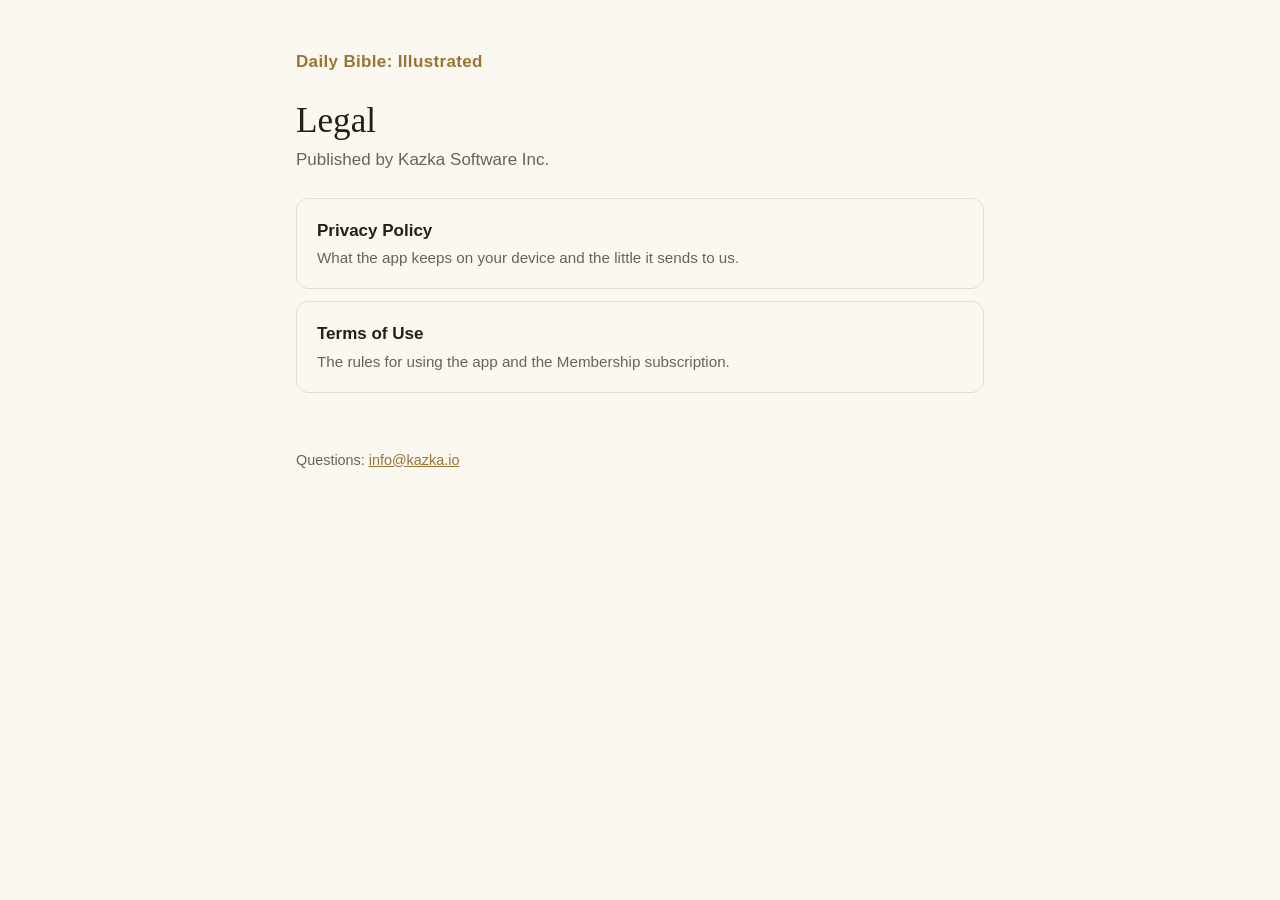
<file: index.html>
<!doctype html><html lang="en"><head><meta charset="utf-8"><meta name="viewport" content="width=device-width,initial-scale=1">
<title>Daily Bible: Illustrated · Legal</title><link rel="stylesheet" href="style.css"></head><body><main>
<header><a href="./">Daily Bible: Illustrated</a></header>
<h1>Legal</h1><p class="date">Published by Kazka Software Inc.</p>
<div class="cards">
<a href="privacy/"><strong>Privacy Policy</strong><span>What the app keeps on your device and the little it sends to us.</span></a>
<a href="terms/"><strong>Terms of Use</strong><span>The rules for using the app and the Membership subscription.</span></a>
</div>
<footer>Questions: <a href="mailto:info@kazka.io">info@kazka.io</a></footer>
</main></body></html>
</file>
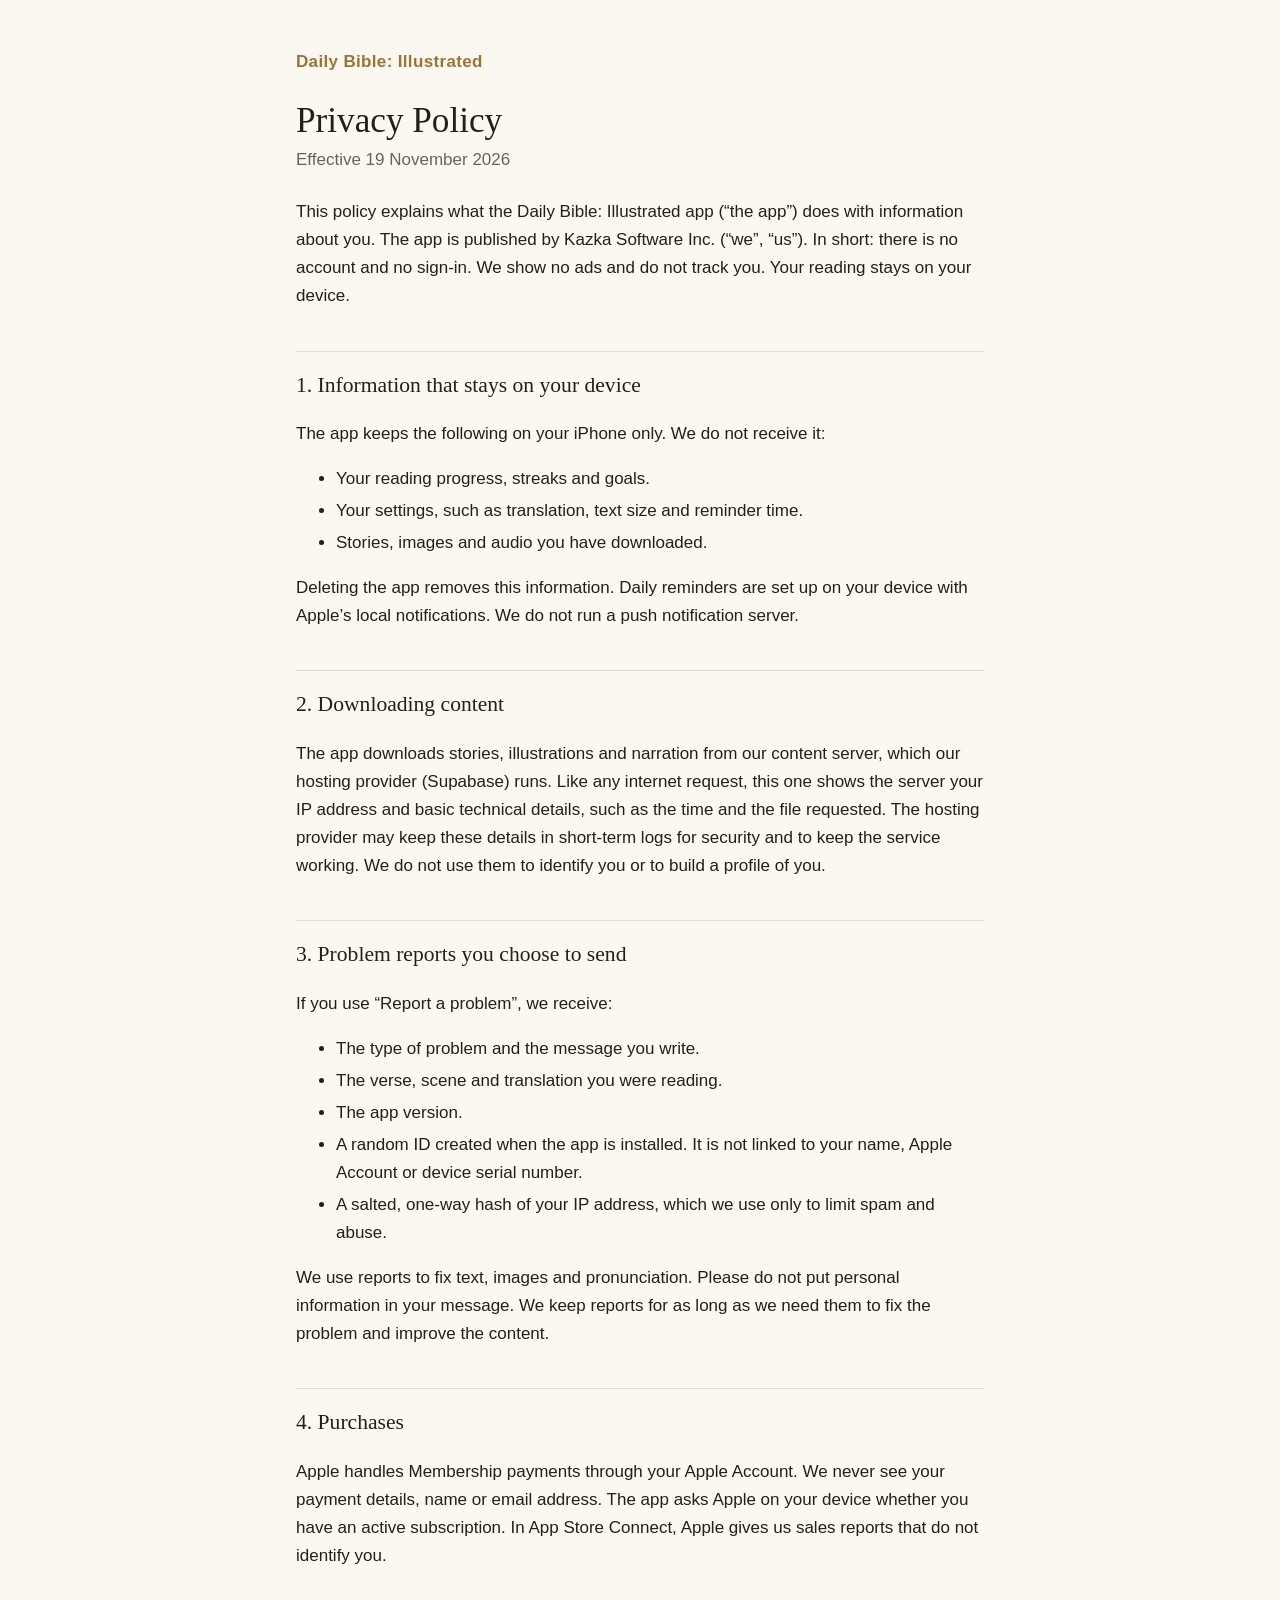
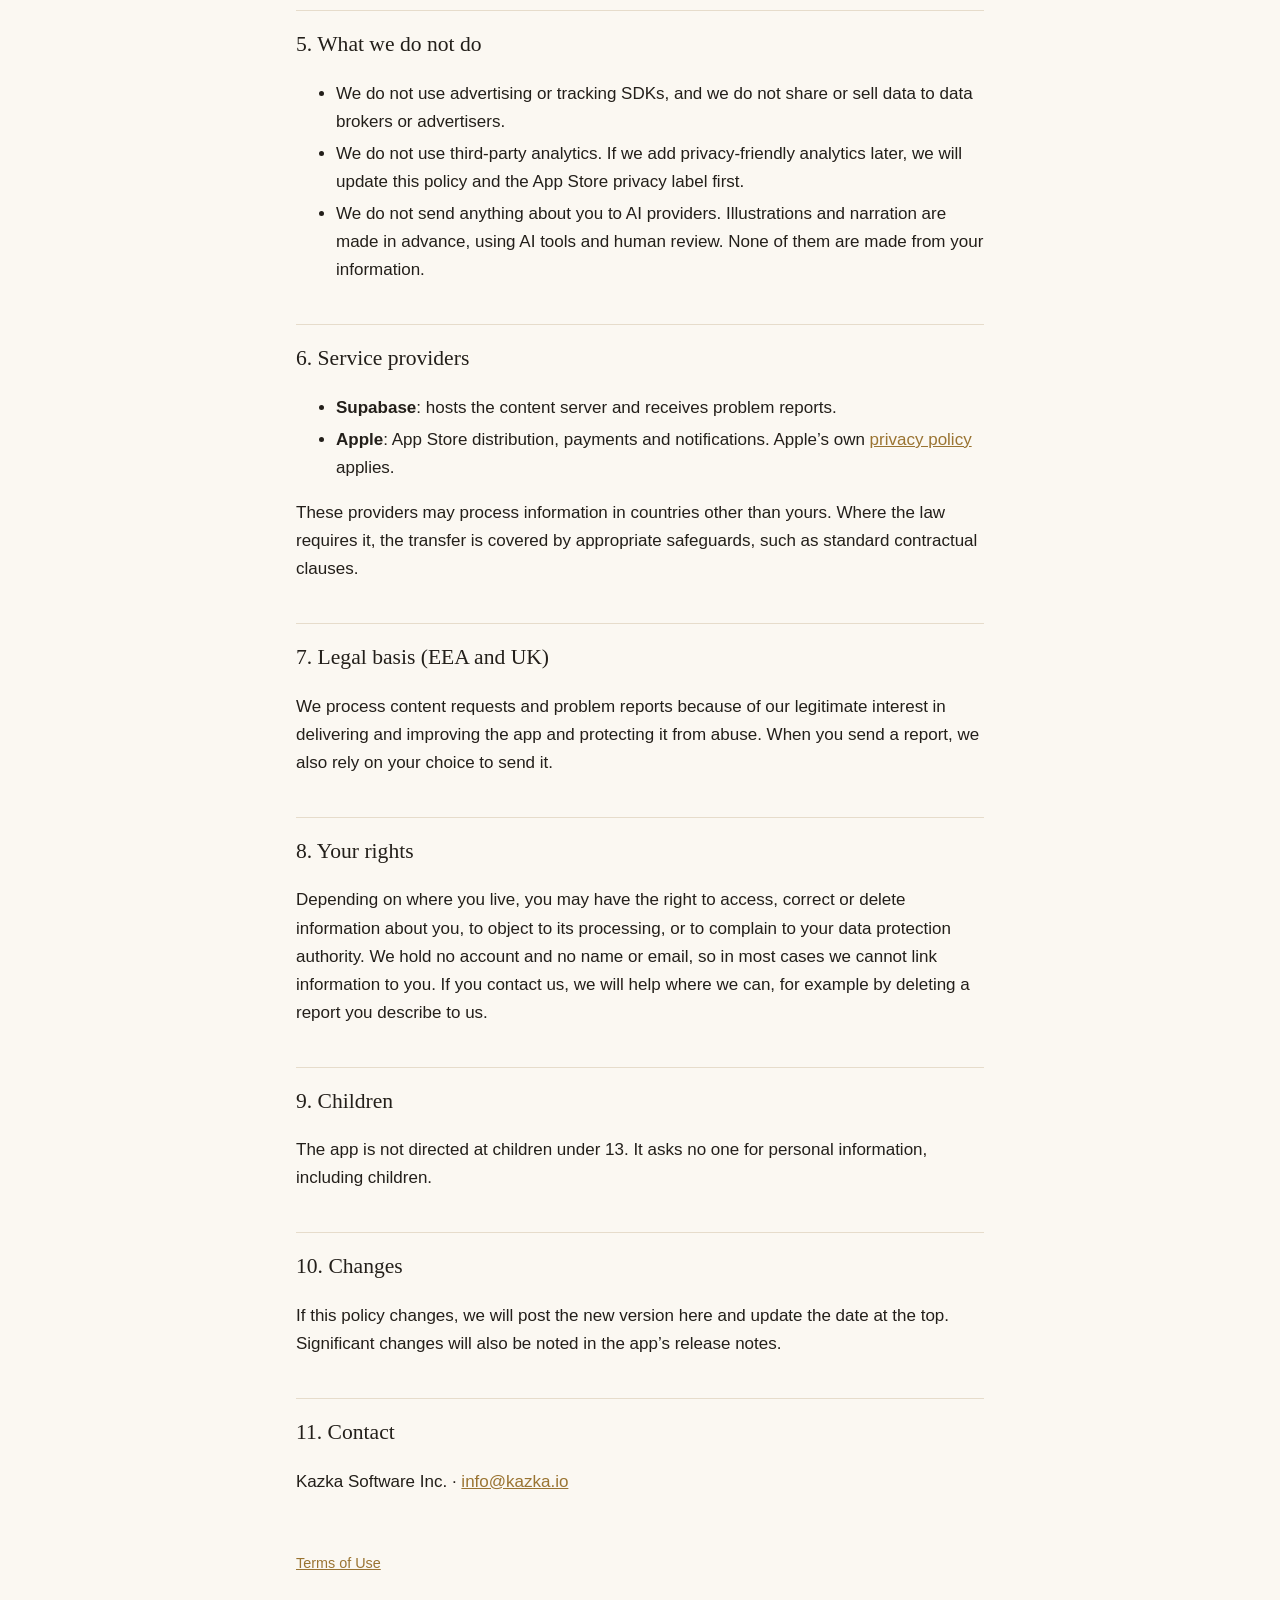
<file: privacy/index.html>
<!doctype html><html lang="en"><head><meta charset="utf-8"><meta name="viewport" content="width=device-width,initial-scale=1">
<title>Privacy Policy · Daily Bible</title><link rel="stylesheet" href="../style.css"></head><body><main>
<header><a href="../">Daily Bible: Illustrated</a></header>
<h1>Privacy Policy</h1>
<p class="date">Effective 19 November 2026</p>

<p>This policy explains what the Daily Bible: Illustrated app (“the app”) does with information about you. The app is published by Kazka Software Inc. (“we”, “us”). In short: there is no account and no sign-in. We show no ads and do not track you. Your reading stays on your device.</p>

<h2>1. Information that stays on your device</h2>
<p>The app keeps the following on your iPhone only. We do not receive it:</p>
<ul>
<li>Your reading progress, streaks and goals.</li>
<li>Your settings, such as translation, text size and reminder time.</li>
<li>Stories, images and audio you have downloaded.</li>
</ul>
<p>Deleting the app removes this information. Daily reminders are set up on your device with Apple’s local notifications. We do not run a push notification server.</p>

<h2>2. Downloading content</h2>
<p>The app downloads stories, illustrations and narration from our content server, which our hosting provider (Supabase) runs. Like any internet request, this one shows the server your IP address and basic technical details, such as the time and the file requested. The hosting provider may keep these details in short-term logs for security and to keep the service working. We do not use them to identify you or to build a profile of you.</p>

<h2>3. Problem reports you choose to send</h2>
<p>If you use “Report a problem”, we receive:</p>
<ul>
<li>The type of problem and the message you write.</li>
<li>The verse, scene and translation you were reading.</li>
<li>The app version.</li>
<li>A random ID created when the app is installed. It is not linked to your name, Apple Account or device serial number.</li>
<li>A salted, one-way hash of your IP address, which we use only to limit spam and abuse.</li>
</ul>
<p>We use reports to fix text, images and pronunciation. Please do not put personal information in your message. We keep reports for as long as we need them to fix the problem and improve the content.</p>

<h2>4. Purchases</h2>
<p>Apple handles Membership payments through your Apple Account. We never see your payment details, name or email address. The app asks Apple on your device whether you have an active subscription. In App Store Connect, Apple gives us sales reports that do not identify you.</p>

<h2>5. What we do not do</h2>
<ul>
<li>We do not use advertising or tracking SDKs, and we do not share or sell data to data brokers or advertisers.</li>
<li>We do not use third-party analytics. If we add privacy-friendly analytics later, we will update this policy and the App Store privacy label first.</li>
<li>We do not send anything about you to AI providers. Illustrations and narration are made in advance, using AI tools and human review. None of them are made from your information.</li>
</ul>

<h2>6. Service providers</h2>
<ul>
<li><strong>Supabase</strong>: hosts the content server and receives problem reports.</li>
<li><strong>Apple</strong>: App Store distribution, payments and notifications. Apple’s own <a href="https://www.apple.com/legal/privacy/">privacy policy</a> applies.</li>
</ul>
<p>These providers may process information in countries other than yours. Where the law requires it, the transfer is covered by appropriate safeguards, such as standard contractual clauses.</p>

<h2>7. Legal basis (EEA and UK)</h2>
<p>We process content requests and problem reports because of our legitimate interest in delivering and improving the app and protecting it from abuse. When you send a report, we also rely on your choice to send it.</p>

<h2>8. Your rights</h2>
<p>Depending on where you live, you may have the right to access, correct or delete information about you, to object to its processing, or to complain to your data protection authority. We hold no account and no name or email, so in most cases we cannot link information to you. If you contact us, we will help where we can, for example by deleting a report you describe to us.</p>

<h2>9. Children</h2>
<p>The app is not directed at children under 13. It asks no one for personal information, including children.</p>

<h2>10. Changes</h2>
<p>If this policy changes, we will post the new version here and update the date at the top. Significant changes will also be noted in the app’s release notes.</p>

<h2>11. Contact</h2>
<p>Kazka Software Inc. · <a href="mailto:info@kazka.io">info@kazka.io</a></p>

<footer><a href="../terms/">Terms of Use</a></footer>
</main></body></html>
</file>
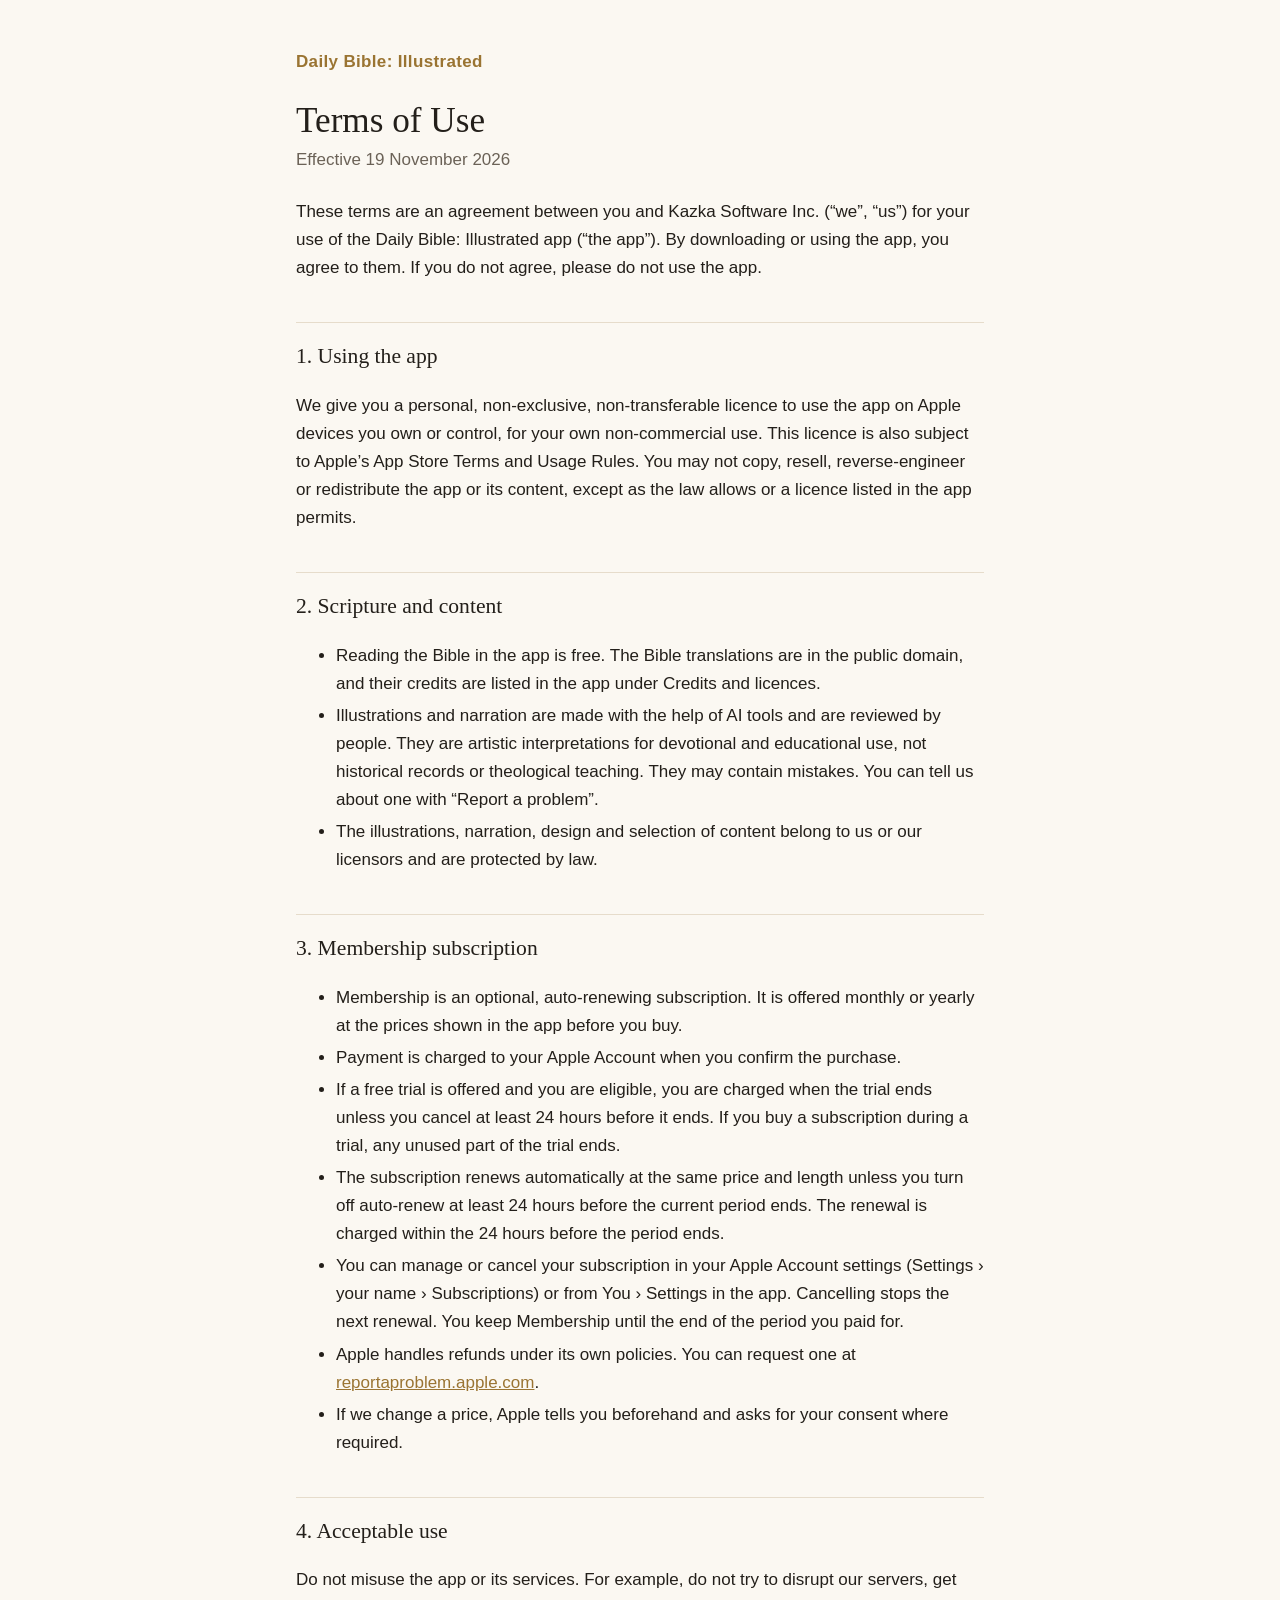
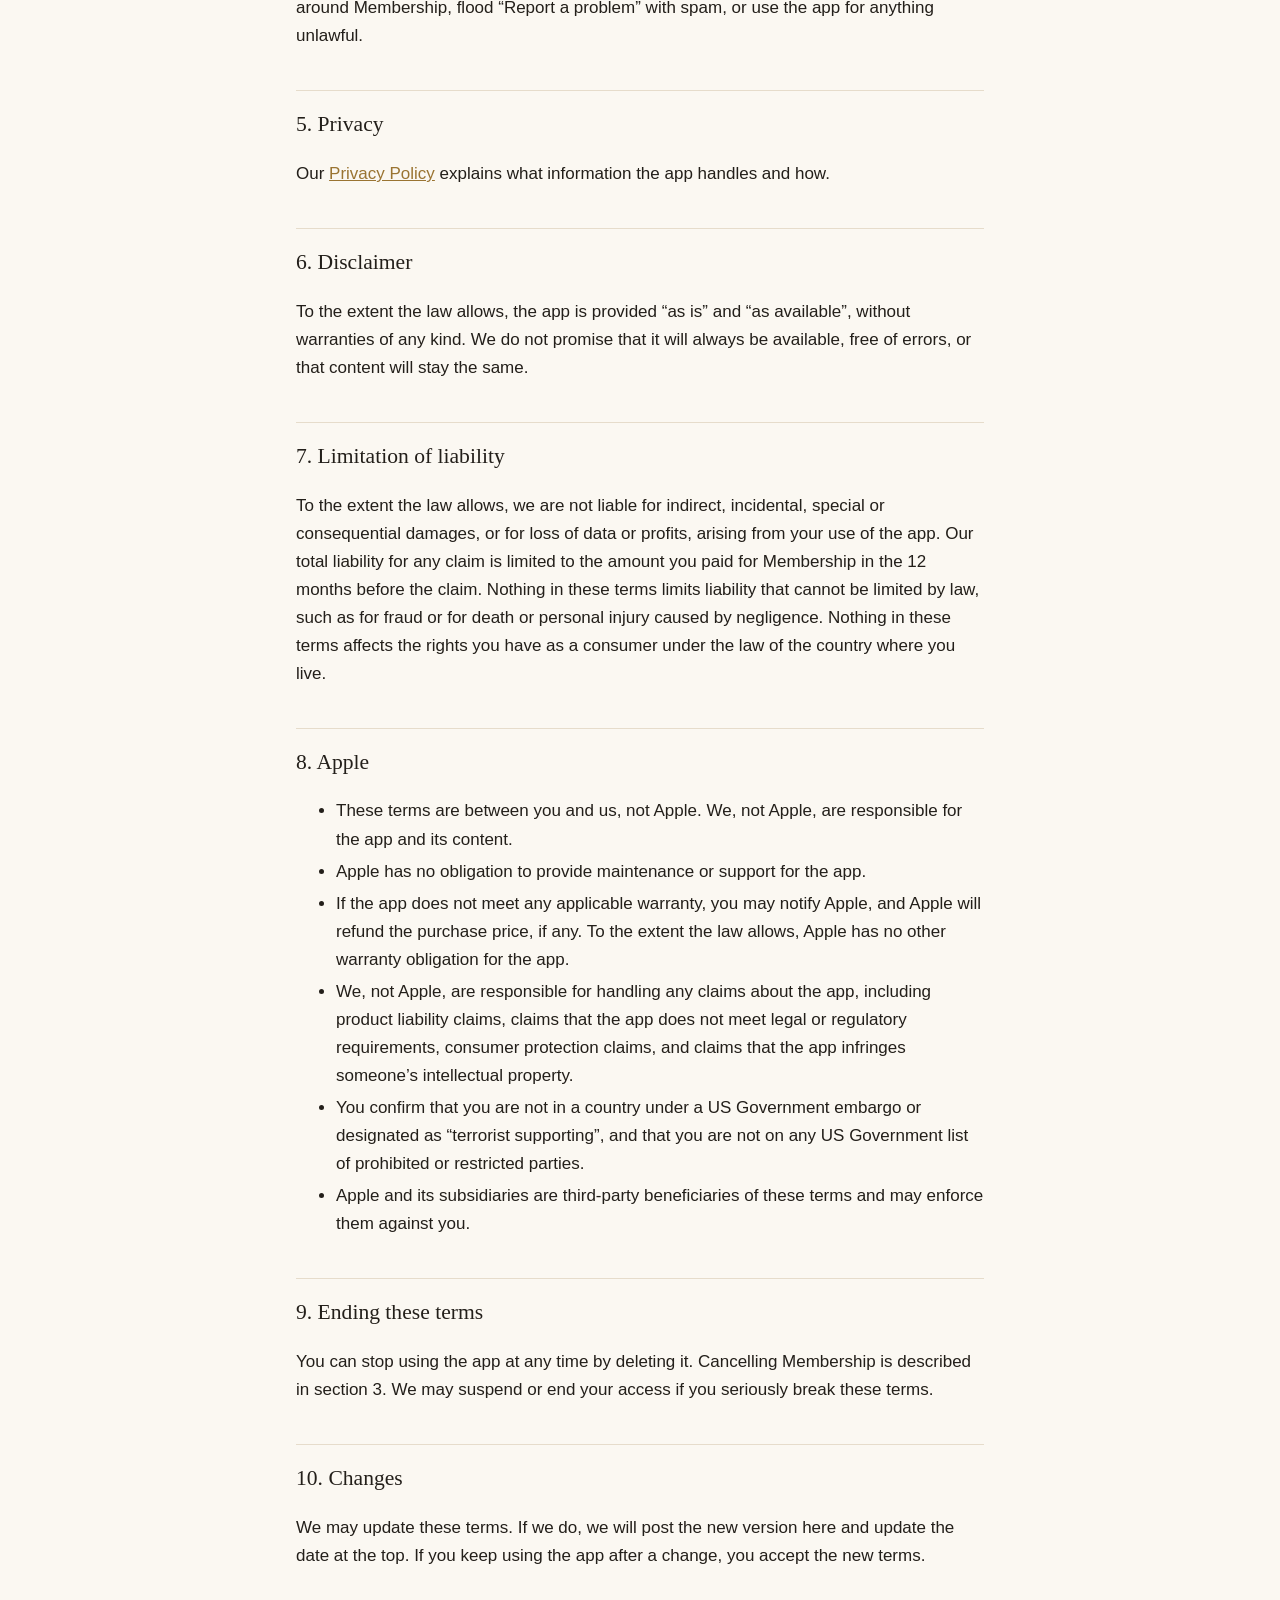
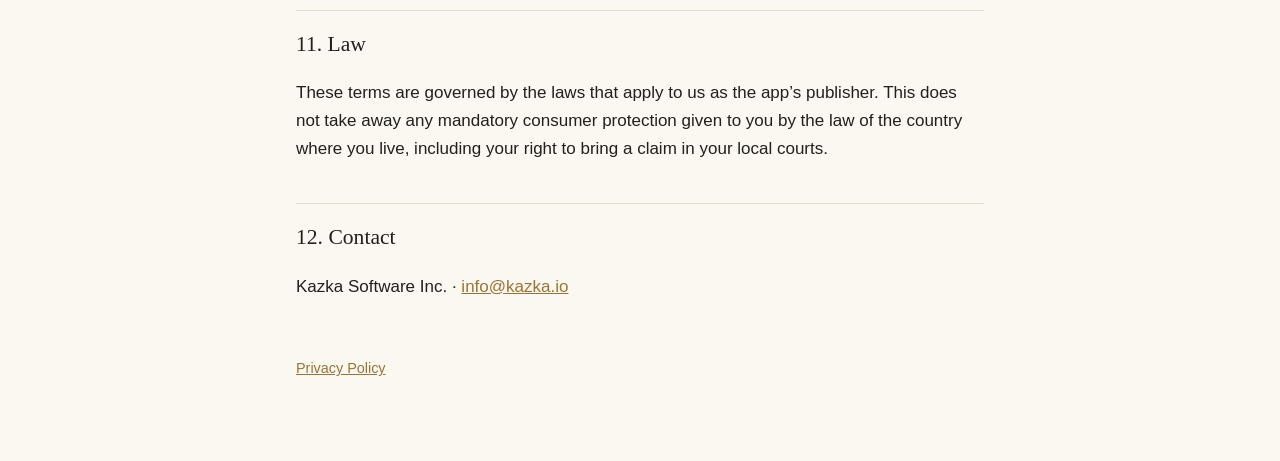
<file: terms/index.html>
<!doctype html><html lang="en"><head><meta charset="utf-8"><meta name="viewport" content="width=device-width,initial-scale=1">
<title>Terms of Use · Daily Bible</title><link rel="stylesheet" href="../style.css"></head><body><main>
<header><a href="../">Daily Bible: Illustrated</a></header>
<h1>Terms of Use</h1>
<p class="date">Effective 19 November 2026</p>

<p>These terms are an agreement between you and Kazka Software Inc. (“we”, “us”) for your use of the Daily Bible: Illustrated app (“the app”). By downloading or using the app, you agree to them. If you do not agree, please do not use the app.</p>

<h2>1. Using the app</h2>
<p>We give you a personal, non-exclusive, non-transferable licence to use the app on Apple devices you own or control, for your own non-commercial use. This licence is also subject to Apple’s App Store Terms and Usage Rules. You may not copy, resell, reverse-engineer or redistribute the app or its content, except as the law allows or a licence listed in the app permits.</p>

<h2>2. Scripture and content</h2>
<ul>
<li>Reading the Bible in the app is free. The Bible translations are in the public domain, and their credits are listed in the app under Credits and licences.</li>
<li>Illustrations and narration are made with the help of AI tools and are reviewed by people. They are artistic interpretations for devotional and educational use, not historical records or theological teaching. They may contain mistakes. You can tell us about one with “Report a problem”.</li>
<li>The illustrations, narration, design and selection of content belong to us or our licensors and are protected by law.</li>
</ul>

<h2>3. Membership subscription</h2>
<ul>
<li>Membership is an optional, auto-renewing subscription. It is offered monthly or yearly at the prices shown in the app before you buy.</li>
<li>Payment is charged to your Apple Account when you confirm the purchase.</li>
<li>If a free trial is offered and you are eligible, you are charged when the trial ends unless you cancel at least 24 hours before it ends. If you buy a subscription during a trial, any unused part of the trial ends.</li>
<li>The subscription renews automatically at the same price and length unless you turn off auto-renew at least 24 hours before the current period ends. The renewal is charged within the 24 hours before the period ends.</li>
<li>You can manage or cancel your subscription in your Apple Account settings (Settings › your name › Subscriptions) or from You › Settings in the app. Cancelling stops the next renewal. You keep Membership until the end of the period you paid for.</li>
<li>Apple handles refunds under its own policies. You can request one at <a href="https://reportaproblem.apple.com">reportaproblem.apple.com</a>.</li>
<li>If we change a price, Apple tells you beforehand and asks for your consent where required.</li>
</ul>

<h2>4. Acceptable use</h2>
<p>Do not misuse the app or its services. For example, do not try to disrupt our servers, get around Membership, flood “Report a problem” with spam, or use the app for anything unlawful.</p>

<h2>5. Privacy</h2>
<p>Our <a href="../privacy/">Privacy Policy</a> explains what information the app handles and how.</p>

<h2>6. Disclaimer</h2>
<p>To the extent the law allows, the app is provided “as is” and “as available”, without warranties of any kind. We do not promise that it will always be available, free of errors, or that content will stay the same.</p>

<h2>7. Limitation of liability</h2>
<p>To the extent the law allows, we are not liable for indirect, incidental, special or consequential damages, or for loss of data or profits, arising from your use of the app. Our total liability for any claim is limited to the amount you paid for Membership in the 12 months before the claim. Nothing in these terms limits liability that cannot be limited by law, such as for fraud or for death or personal injury caused by negligence. Nothing in these terms affects the rights you have as a consumer under the law of the country where you live.</p>

<h2>8. Apple</h2>
<ul>
<li>These terms are between you and us, not Apple. We, not Apple, are responsible for the app and its content.</li>
<li>Apple has no obligation to provide maintenance or support for the app.</li>
<li>If the app does not meet any applicable warranty, you may notify Apple, and Apple will refund the purchase price, if any. To the extent the law allows, Apple has no other warranty obligation for the app.</li>
<li>We, not Apple, are responsible for handling any claims about the app, including product liability claims, claims that the app does not meet legal or regulatory requirements, consumer protection claims, and claims that the app infringes someone’s intellectual property.</li>
<li>You confirm that you are not in a country under a US Government embargo or designated as “terrorist supporting”, and that you are not on any US Government list of prohibited or restricted parties.</li>
<li>Apple and its subsidiaries are third-party beneficiaries of these terms and may enforce them against you.</li>
</ul>

<h2>9. Ending these terms</h2>
<p>You can stop using the app at any time by deleting it. Cancelling Membership is described in section 3. We may suspend or end your access if you seriously break these terms.</p>

<h2>10. Changes</h2>
<p>We may update these terms. If we do, we will post the new version here and update the date at the top. If you keep using the app after a change, you accept the new terms.</p>

<h2>11. Law</h2>
<p>These terms are governed by the laws that apply to us as the app’s publisher. This does not take away any mandatory consumer protection given to you by the law of the country where you live, including your right to bring a claim in your local courts.</p>

<h2>12. Contact</h2>
<p>Kazka Software Inc. · <a href="mailto:info@kazka.io">info@kazka.io</a></p>

<footer><a href="../privacy/">Privacy Policy</a></footer>
</main></body></html>
</file>
<file: style.css>
:root{--bg:#FBF8F2;--fg:#231F1A;--muted:#6B6257;--accent:#9A7432;--line:#E6DCCB}
@media (prefers-color-scheme:dark){:root{--bg:#0F0D0B;--fg:#EFE7DA;--muted:#A89C8B;--accent:#D9B46A;--line:#2C261F}}
*{box-sizing:border-box}
body{margin:0;background:var(--bg);color:var(--fg);font:17px/1.65 -apple-system,BlinkMacSystemFont,"Segoe UI",Roboto,sans-serif}
main{max-width:720px;margin:0 auto;padding:48px 16px 80px}
header a{color:var(--accent);text-decoration:none;font-weight:600;letter-spacing:.02em}
h1{font-family:Georgia,"Times New Roman",serif;font-weight:500;font-size:2.2rem;line-height:1.2;margin:24px 0 4px}
h2{font-family:Georgia,"Times New Roman",serif;font-weight:500;font-size:1.35rem;margin:40px 0 8px;padding-top:16px;border-top:1px solid var(--line)}
.date{color:var(--muted);margin:0 0 24px}
a{color:var(--accent)}
li{margin:4px 0}
footer{margin-top:56px;color:var(--muted);font-size:.9rem}
.cards a{display:block;padding:18px 20px;margin:12px 0;border:1px solid var(--line);border-radius:12px;text-decoration:none;color:var(--fg)}
.cards a span{display:block;color:var(--muted);font-size:.95rem}
</file>
